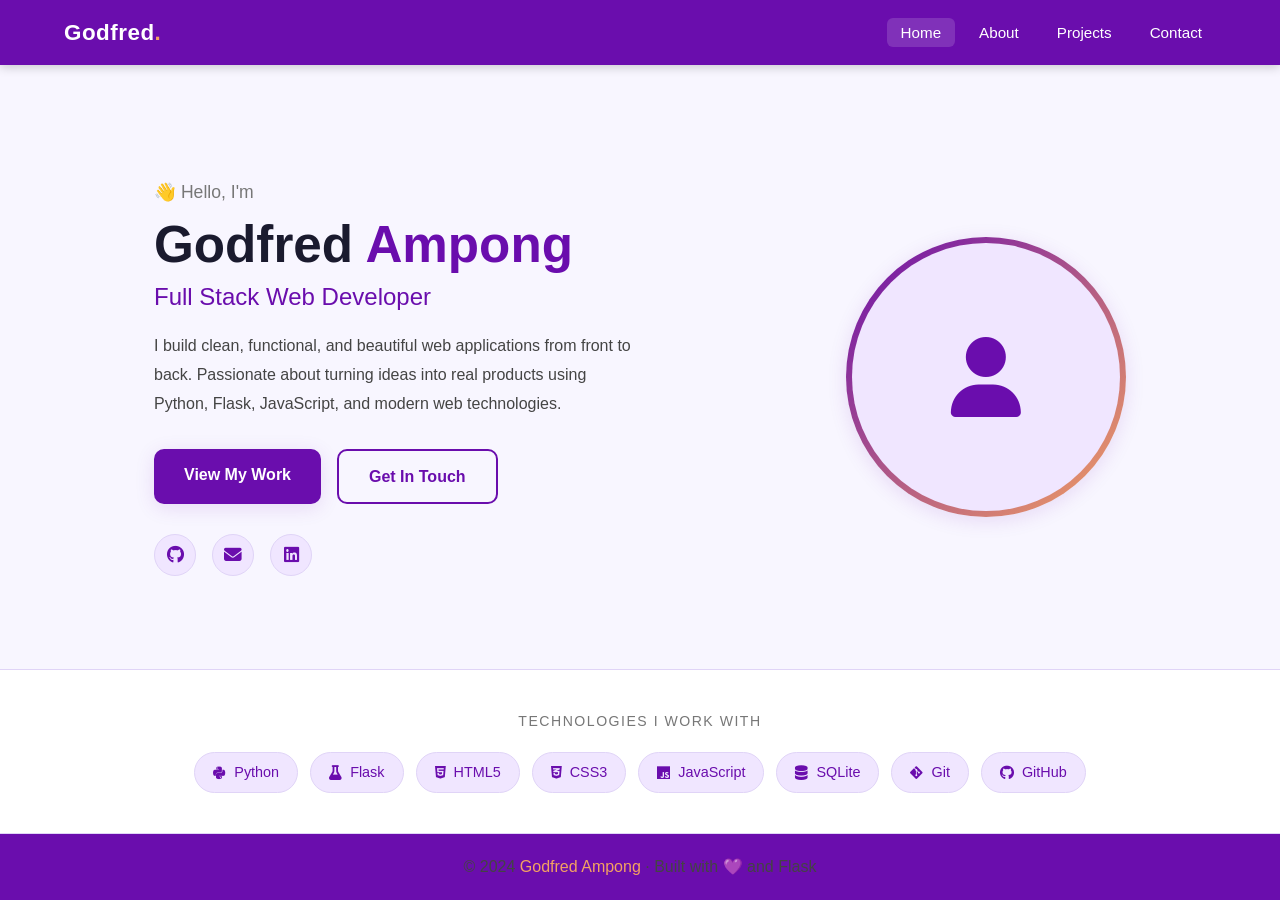
<file: index.html>
<!DOCTYPE html>
<html lang="en">
<head>
  <meta charset="UTF-8" />
  <meta name="viewport" content="width=device-width, initial-scale=1.0"/>
  <title>Godfred Ampong | Full Stack Web Developer</title>
  <link rel="stylesheet" href="css/style.css"/>
  <link rel="stylesheet" href="css/home.css"/>
  <!-- Font Awesome for icons (free CDN) -->
  <link rel="stylesheet" href="https://cdnjs.cloudflare.com/ajax/libs/font-awesome/6.5.0/css/all.min.css"/>
</head>
<body>

  <!-- ── NAVBAR ───────────────────────────────────────────── -->
  <nav class="navbar">
    <a href="index.html" class="navbar-logo">
      Godfred<span>.</span>
    </a>
    <button class="hamburger" id="hamburger-btn">&#9776;</button>
    <ul class="nav-links" id="nav-links">
      <li><a href="index.html">Home</a></li>
      <li><a href="about.html">About</a></li>
      <li><a href="projects.html">Projects</a></li>
      <li><a href="contact.html">Contact</a></li>
    </ul>
  </nav>
  <!-- ── END NAVBAR ───────────────────────────────────────── -->


  <!-- ── HERO SECTION ─────────────────────────────────────── -->
  <section class="hero fade-in">
    <div class="hero-text">

      <p class="hero-greeting">👋 Hello, I'm</p>
      <h1>Godfred <span class="text-purple">Ampong</span></h1>
      <h2 class="hero-title">Full Stack Web Developer</h2>
      <p class="hero-bio">
        I build clean, functional, and beautiful web applications
        from front to back. Passionate about turning ideas into
        real products using Python, Flask, JavaScript, and modern
        web technologies.
      </p>

      <!-- Two CTA buttons -->
      <div class="hero-buttons">
        <a href="projects.html" class="btn-primary">View My Work</a>
        <a href="contact.html" class="btn-outline">Get In Touch</a>
      </div>

      <!-- Social links -->
      <div class="hero-socials">
        <a href="https://github.com/AmpongGodfred" target="_blank" title="GitHub">
            <i class="fab fa-github"></i>
        </a>
        <a href="mailto:amponggdfrd@gmail.com" title="Email">
            <i class="fas fa-envelope"></i>
        </a>
        <a href="https://linkedin.com/in/godfred-ampong" target="_blank" title="LinkedIn">
            <i class="fab fa-linkedin"></i>
        </a>
      </div>

    </div>

    <!-- Right side: profile photo placeholder -->
    <div class="hero-image">
      <div class="hero-photo-wrapper">
        <!-- Replace hero.jpg with your actual photo later -->
        <div class="hero-photo-placeholder">
          <i class="fas fa-user"></i>
        </div>
      </div>
    </div>
  </section>
  <!-- ── END HERO SECTION ──────────────────────────────────── -->


  <!-- ── SKILLS SNAPSHOT ──────────────────────────────────── -->
  <section class="skills-snapshot">
    <p class="snapshot-label">Technologies I work with</p>
    <div class="skills-row">

      <div class="skill-pill">
        <i class="fab fa-python"></i> Python
      </div>
      <div class="skill-pill">
        <i class="fas fa-flask"></i> Flask
      </div>
      <div class="skill-pill">
        <i class="fab fa-html5"></i> HTML5
      </div>
      <div class="skill-pill">
        <i class="fab fa-css3-alt"></i> CSS3
      </div>
      <div class="skill-pill">
        <i class="fab fa-js"></i> JavaScript
      </div>
      <div class="skill-pill">
        <i class="fas fa-database"></i> SQLite
      </div>
      <div class="skill-pill">
        <i class="fab fa-git-alt"></i> Git
      </div>
      <div class="skill-pill">
        <i class="fab fa-github"></i> GitHub
      </div>

    </div>
  </section>
  <!-- ── END SKILLS SNAPSHOT ──────────────────────────────── -->


  <!-- ── FOOTER ───────────────────────────────────────────── -->
  <footer class="footer">
    <p>© 2024 <span>Godfred Ampong</span> · Built with 💜 and Flask</p>
  </footer>
  <!-- ── END FOOTER ───────────────────────────────────────── -->

  <script src="js/script.js"></script>
</body>
</html>
</file>
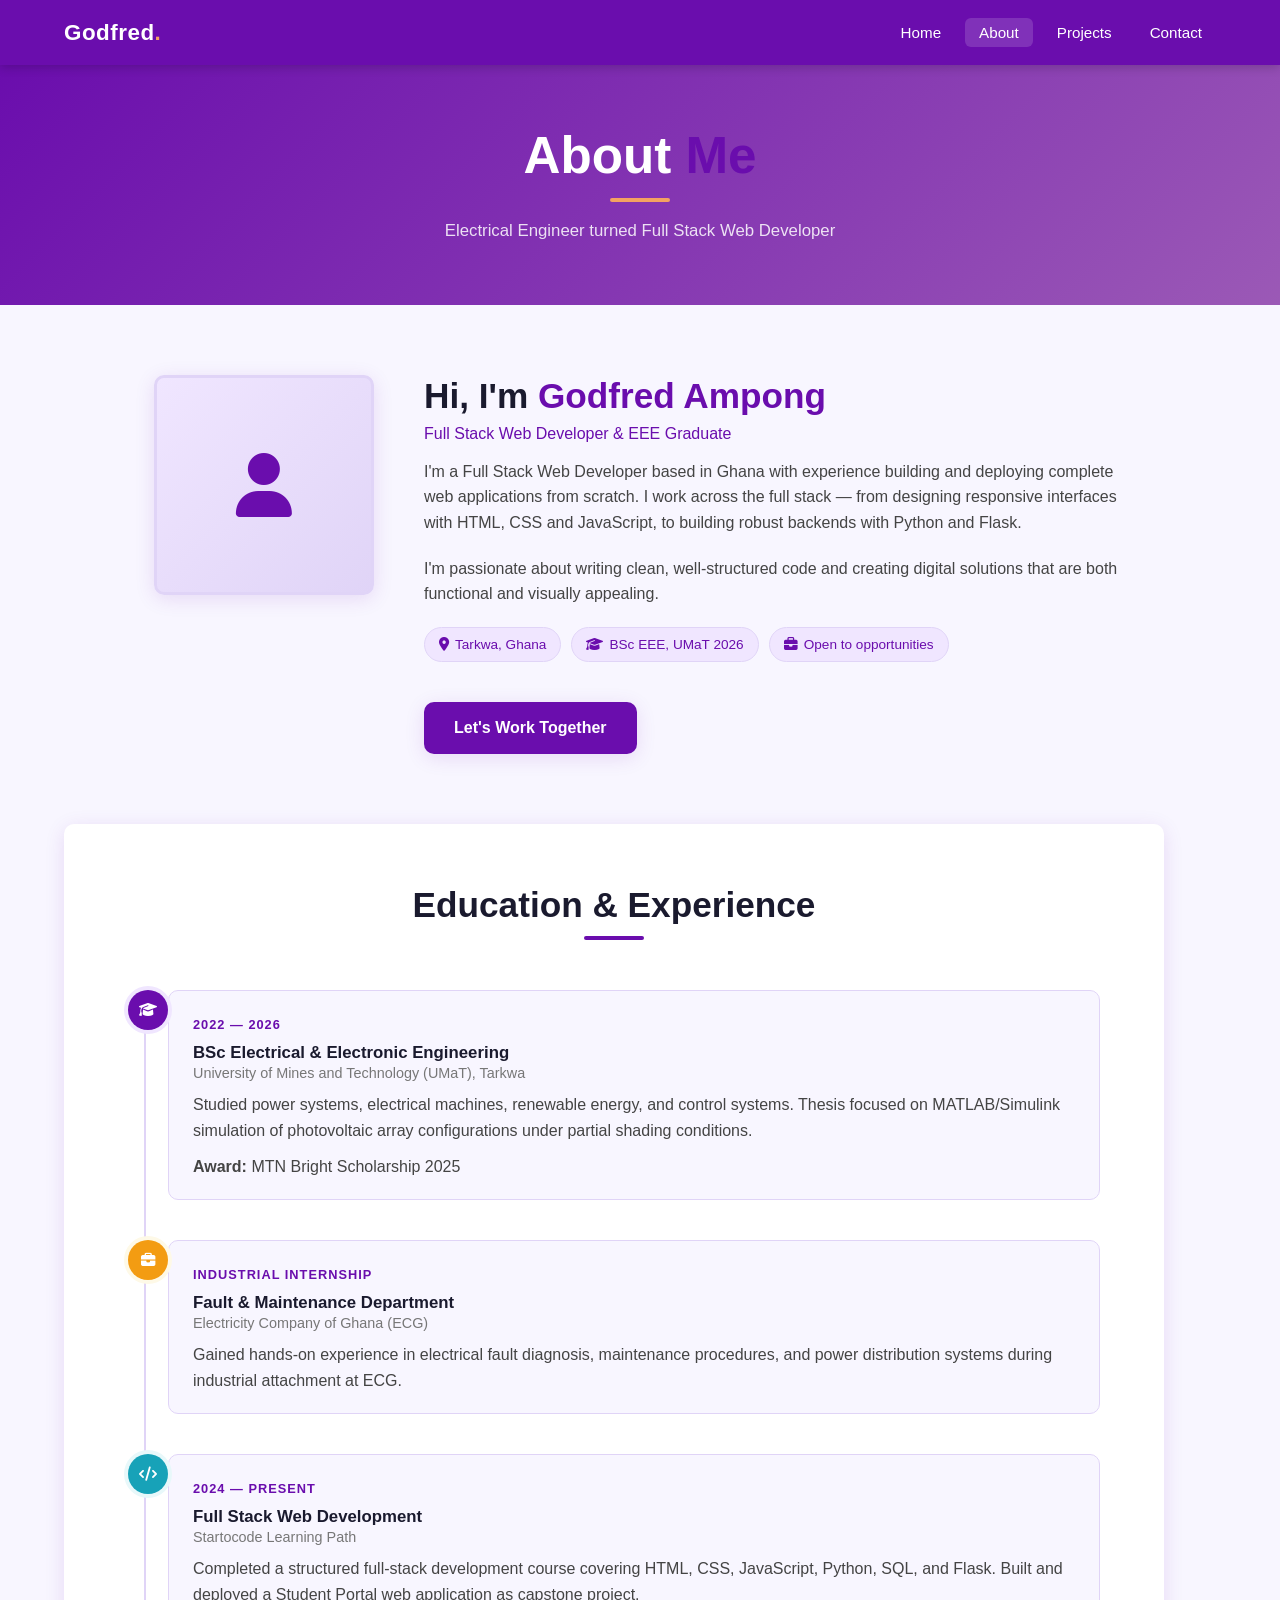
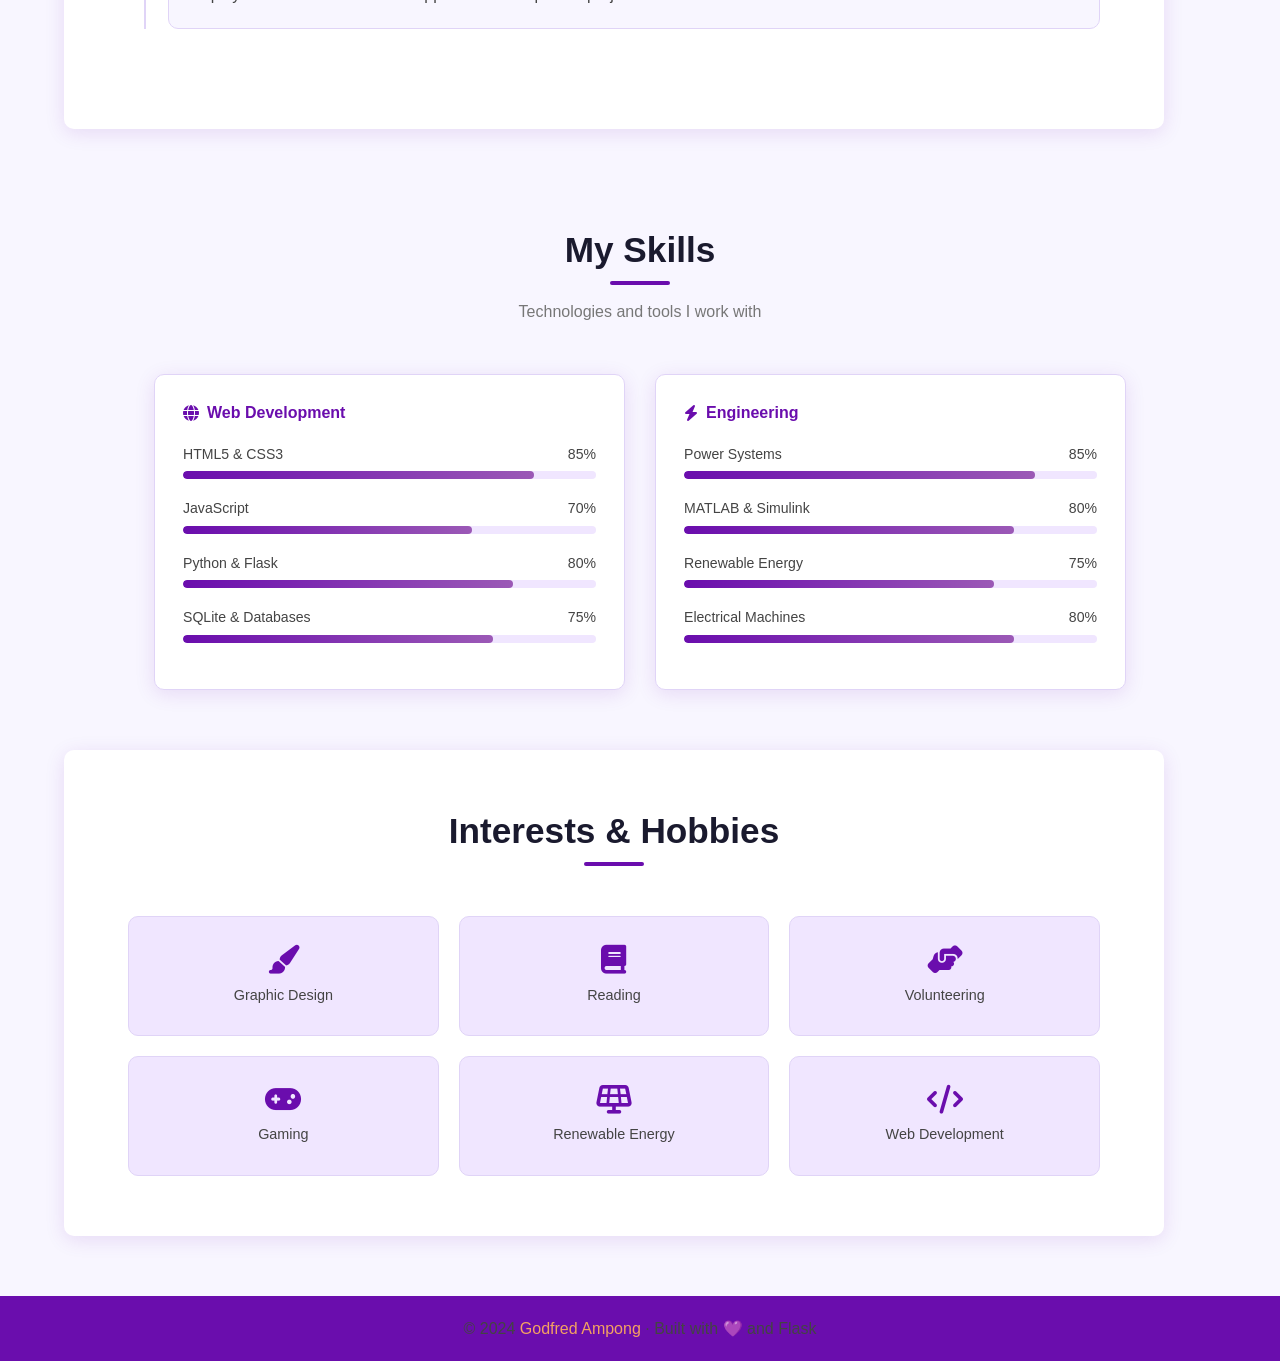
<file: about.html>
<!DOCTYPE html>
<html lang="en">
<head>
  <meta charset="UTF-8" />
  <meta name="viewport" content="width=device-width, initial-scale=1.0"/>
  <title>About — Godfred Ampong</title>
  <link rel="stylesheet" href="css/style.css"/>
  <link rel="stylesheet" href="css/about.css"/>
  <link rel="stylesheet" href="https://cdnjs.cloudflare.com/ajax/libs/font-awesome/6.5.0/css/all.min.css"/>
</head>
<body>

  <!-- ── NAVBAR ───────────────────────────────────────────── -->
  <nav class="navbar">
    <a href="index.html" class="navbar-logo">Godfred<span>.</span></a>
    <button class="hamburger" id="hamburger-btn">&#9776;</button>
    <ul class="nav-links" id="nav-links">
      <li><a href="index.html">Home</a></li>
      <li><a href="about.html">About</a></li>
      <li><a href="projects.html">Projects</a></li>
      <li><a href="contact.html">Contact</a></li>
    </ul>
  </nav>

  <!-- ── PAGE HERO ────────────────────────────────────────── -->
  <section class="page-hero fade-in">
    <h1>About <span class="text-purple">Me</span></h1>
    <div class="underline"></div>
    <p>Electrical Engineer turned Full Stack Web Developer</p>
  </section>

  <main class="about-main fade-in">

    <!-- ── BIO SECTION ──────────────────────────────────────── -->
    <section class="about-bio container">
      <div class="bio-image">
        <div class="bio-photo-placeholder">
          <i class="fas fa-user"></i>
        </div>
      </div>
      <div class="bio-text">
        <h2>Hi, I'm <span class="text-purple">Godfred Ampong</span></h2>
        <h3 class="bio-role">Full Stack Web Developer & EEE Graduate</h3>
        <p>
            I'm a Full Stack Web Developer based in Ghana with experience
            building and deploying complete web applications from scratch.
            I work across the full stack — from designing responsive
            interfaces with HTML, CSS and JavaScript, to building robust
            backends with Python and Flask.
        </p>
        <p class="mt-2">
            I'm passionate about writing clean, well-structured code and
            creating digital solutions that are both functional and
            visually appealing.
        </p>

        <!-- Quick info pills -->
        <div class="bio-pills">
          <span><i class="fas fa-map-marker-alt"></i> Tarkwa, Ghana</span>
          <span><i class="fas fa-graduation-cap"></i> BSc EEE, UMaT 2026</span>
          <span><i class="fas fa-briefcase"></i> Open to opportunities</span>
        </div>

        <a href="contact.html" class="btn-primary mt-3">Let's Work Together</a>
      </div>
    </section>

    <!-- ── EDUCATION SECTION ─────────────────────────────────── -->
    <section class="timeline-section container">
      <div class="section-header">
        <h2>Education & Experience</h2>
        <div class="underline"></div>
      </div>

      <div class="timeline">

        <!-- Education item 1 -->
        <div class="timeline-item">
          <div class="timeline-icon">
            <i class="fas fa-graduation-cap"></i>
          </div>
          <div class="timeline-content">
            <span class="timeline-date">2022 — 2026</span>
            <h3>BSc Electrical & Electronic Engineering</h3>
            <h4>University of Mines and Technology (UMaT), Tarkwa</h4>
            <p>
              Studied power systems, electrical machines, renewable energy,
              and control systems. Thesis focused on MATLAB/Simulink simulation
              of photovoltaic array configurations under partial shading conditions.
            </p>
            <p class="mt-1">
              <strong>Award:</strong> MTN Bright Scholarship 2025
            </p>
          </div>
        </div>

        <!-- Experience item -->
        <div class="timeline-item">
          <div class="timeline-icon experience">
            <i class="fas fa-briefcase"></i>
          </div>
          <div class="timeline-content">
            <span class="timeline-date">Industrial Internship</span>
            <h3>Fault & Maintenance Department</h3>
            <h4>Electricity Company of Ghana (ECG)</h4>
            <p>
              Gained hands-on experience in electrical fault diagnosis,
              maintenance procedures, and power distribution systems
              during industrial attachment at ECG.
            </p>
          </div>
        </div>

        <!-- Web Development item -->
        <div class="timeline-item">
          <div class="timeline-icon web">
            <i class="fas fa-code"></i>
          </div>
          <div class="timeline-content">
            <span class="timeline-date">2024 — Present</span>
            <h3>Full Stack Web Development</h3>
            <h4>Startocode Learning Path</h4>
            <p>
              Completed a structured full-stack development course covering
              HTML, CSS, JavaScript, Python, SQL, and Flask. Built and deployed
              a Student Portal web application as capstone project.
            </p>
          </div>
        </div>

      </div>
    </section>

    <!-- ── SKILLS SECTION ────────────────────────────────────── -->
    <section class="skills-section container">
      <div class="section-header">
        <h2>My Skills</h2>
        <div class="underline"></div>
        <p>Technologies and tools I work with</p>
      </div>

      <div class="skills-grid">

        <!-- Web Development skills -->
        <div class="skill-category">
          <h3><i class="fas fa-globe"></i> Web Development</h3>
          <div class="skill-bars">

            <div class="skill-bar-item">
              <div class="skill-bar-label">
                <span>HTML5 & CSS3</span>
                <span>85%</span>
              </div>
              <div class="skill-bar-track">
                <div class="skill-bar-fill" data-width="85"></div>
              </div>
            </div>

            <div class="skill-bar-item">
              <div class="skill-bar-label">
                <span>JavaScript</span>
                <span>70%</span>
              </div>
              <div class="skill-bar-track">
                <div class="skill-bar-fill" data-width="70"></div>
              </div>
            </div>

            <div class="skill-bar-item">
              <div class="skill-bar-label">
                <span>Python & Flask</span>
                <span>80%</span>
              </div>
              <div class="skill-bar-track">
                <div class="skill-bar-fill" data-width="80"></div>
              </div>
            </div>

            <div class="skill-bar-item">
              <div class="skill-bar-label">
                <span>SQLite & Databases</span>
                <span>75%</span>
              </div>
              <div class="skill-bar-track">
                <div class="skill-bar-fill" data-width="75"></div>
              </div>
            </div>

          </div>
        </div>

        <!-- Engineering skills -->
        <div class="skill-category">
          <h3><i class="fas fa-bolt"></i> Engineering</h3>
          <div class="skill-bars">

            <div class="skill-bar-item">
              <div class="skill-bar-label">
                <span>Power Systems</span>
                <span>85%</span>
              </div>
              <div class="skill-bar-track">
                <div class="skill-bar-fill" data-width="85"></div>
              </div>
            </div>

            <div class="skill-bar-item">
              <div class="skill-bar-label">
                <span>MATLAB & Simulink</span>
                <span>80%</span>
              </div>
              <div class="skill-bar-track">
                <div class="skill-bar-fill" data-width="80"></div>
              </div>
            </div>

            <div class="skill-bar-item">
              <div class="skill-bar-label">
                <span>Renewable Energy</span>
                <span>75%</span>
              </div>
              <div class="skill-bar-track">
                <div class="skill-bar-fill" data-width="75"></div>
              </div>
            </div>

            <div class="skill-bar-item">
              <div class="skill-bar-label">
                <span>Electrical Machines</span>
                <span>80%</span>
              </div>
              <div class="skill-bar-track">
                <div class="skill-bar-fill" data-width="80"></div>
              </div>
            </div>

          </div>
        </div>

      </div>
    </section>

    <!-- ── INTERESTS SECTION ─────────────────────────────────── -->
    <section class="interests-section container">
      <div class="section-header">
        <h2>Interests & Hobbies</h2>
        <div class="underline"></div>
      </div>

      <div class="interests-grid">
        <div class="interest-card">
          <i class="fas fa-paint-brush"></i>
          <p>Graphic Design</p>
        </div>
        <div class="interest-card">
          <i class="fas fa-book"></i>
          <p>Reading</p>
        </div>
        <div class="interest-card">
          <i class="fas fa-hands-helping"></i>
          <p>Volunteering</p>
        </div>
        <div class="interest-card">
          <i class="fas fa-gamepad"></i>
          <p>Gaming</p>
        </div>
        <div class="interest-card">
          <i class="fas fa-solar-panel"></i>
          <p>Renewable Energy</p>
        </div>
        <div class="interest-card">
          <i class="fas fa-code"></i>
          <p>Web Development</p>
        </div>
      </div>
    </section>

  </main>

  <!-- ── FOOTER ───────────────────────────────────────────── -->
  <footer class="footer">
    <p>© 2024 <span>Godfred Ampong</span> · Built with 💜 and Flask</p>
  </footer>

  <script src="js/script.js"></script>
  <script src="js/about.js"></script>
</body>
</html>
</file>
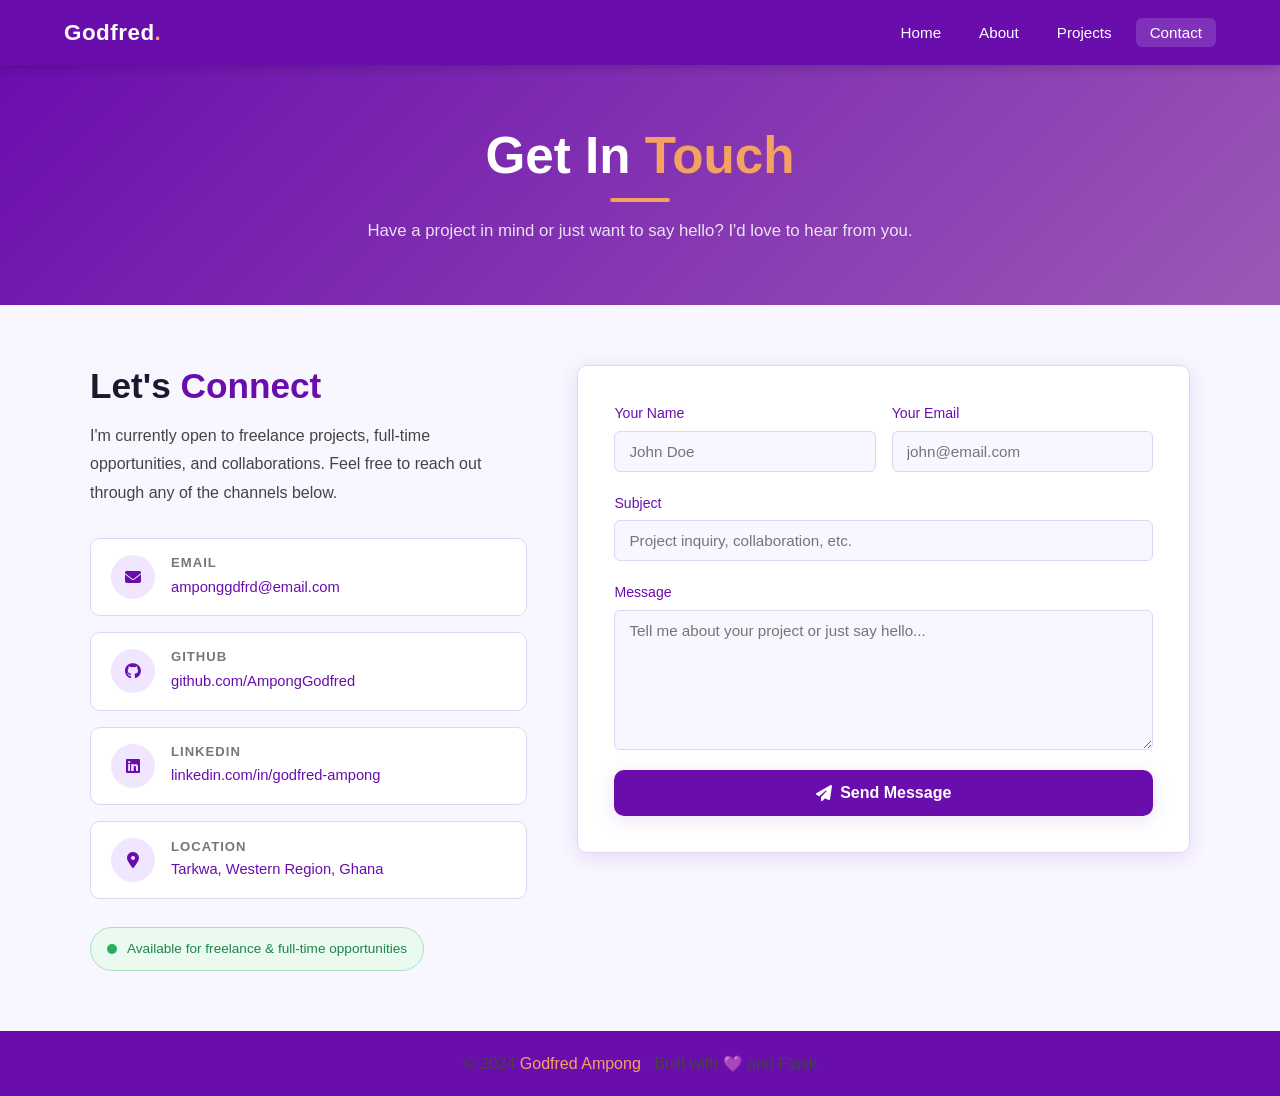
<file: contact.html>
<!DOCTYPE html>
<html lang="en">
<head>
  <meta charset="UTF-8" />
  <meta name="viewport" content="width=device-width, initial-scale=1.0"/>
  <title>Contact — Godfred Ampong</title>
  <link rel="stylesheet" href="css/style.css"/>
  <link rel="stylesheet" href="css/contact.css"/>
  <link rel="stylesheet" href="https://cdnjs.cloudflare.com/ajax/libs/font-awesome/6.5.0/css/all.min.css"/>
</head>
<body>

  <!-- ── NAVBAR ───────────────────────────────────────────── -->
  <nav class="navbar">
    <a href="index.html" class="navbar-logo">Godfred<span>.</span></a>
    <button class="hamburger" id="hamburger-btn">&#9776;</button>
    <ul class="nav-links" id="nav-links">
      <li><a href="index.html">Home</a></li>
      <li><a href="about.html">About</a></li>
      <li><a href="projects.html">Projects</a></li>
      <li><a href="contact.html">Contact</a></li>
    </ul>
  </nav>

  <!-- ── PAGE HERO ────────────────────────────────────────── -->
  <section class="page-hero fade-in">
    <h1>Get In <span style="color: var(--accent)">Touch</span></h1>
    <div class="underline"></div>
    <p>Have a project in mind or just want to say hello? I'd love to hear from you.</p>
  </section>

  <!-- ── CONTACT MAIN ──────────────────────────────────────── -->
  <main class="contact-main fade-in">
    <div class="container contact-grid">

      <!-- ── LEFT: Contact Info ─────────────────────────────── -->
      <div class="contact-info">

        <h2>Let's <span class="text-purple">Connect</span></h2>
        <p class="contact-intro">
          I'm currently open to freelance projects, full-time
          opportunities, and collaborations. Feel free to reach
          out through any of the channels below.
        </p>

        <!-- Info cards -->
        <div class="info-cards">

          <div class="info-card">
            <div class="info-icon">
              <i class="fas fa-envelope"></i>
            </div>
            <div class="info-text">
              <h4>Email</h4>
              <!-- Replace with your actual email -->
              <a href="mailto:amponggdfrd@email.com">
                amponggdfrd@email.com
              </a>
            </div>
          </div>

          <div class="info-card">
            <div class="info-icon">
              <i class="fab fa-github"></i>
            </div>
            <div class="info-text">
              <h4>GitHub</h4>
              <a href="https://github.com/AmpongGodfred" target="_blank">
                github.com/AmpongGodfred
              </a>
            </div>
          </div>

          <div class="info-card">
            <div class="info-icon">
              <i class="fab fa-linkedin"></i>
            </div>
            <div class="info-text">
              <h4>LinkedIn</h4>
              <!-- Replace with your actual LinkedIn URL -->
              <a href="https://linkedin.com/in/godfred-ampong" target="_blank">
                linkedin.com/in/godfred-ampong
              </a>
            </div>
          </div>

          <div class="info-card">
            <div class="info-icon">
              <i class="fas fa-map-marker-alt"></i>
            </div>
            <div class="info-text">
              <h4>Location</h4>
              <p>Tarkwa, Western Region, Ghana</p>
            </div>
          </div>

        </div>

        <!-- Availability badge -->
        <div class="availability">
          <span class="availability-dot"></span>
          Available for freelance & full-time opportunities
        </div>

      </div>
      <!-- ── END LEFT ────────────────────────────────────────── -->


      <!-- ── RIGHT: Contact Form ────────────────────────────── -->
      <div class="contact-form-wrapper">

        <!-- Success message (hidden by default, shown by JS) -->
        <div class="form-success" id="form-success">
          <i class="fas fa-check-circle"></i>
          <h3>Message Sent!</h3>
          <p>Thanks for reaching out. I'll get back to you soon.</p>
        </div>

        <form class="contact-form" id="contact-form"
            action="https://formspree.io/f/mvzjdrlo"
            method="POST">

          <div class="form-row">
            <div class="form-group">
              <label for="name">Your Name</label>
              <input type="text" id="name" name="name"
                     placeholder="John Doe" required/>
            </div>
            <div class="form-group">
              <label for="email">Your Email</label>
              <input type="email" id="email" name="email"
                     placeholder="john@email.com" required/>
            </div>
          </div>

          <div class="form-group">
            <label for="subject">Subject</label>
            <input type="text" id="subject" name="subject"
                   placeholder="Project inquiry, collaboration, etc."
                   required/>
          </div>

          <div class="form-group">
            <label for="message">Message</label>
            <textarea id="message" name="message" rows="6"
                      placeholder="Tell me about your project or just say hello..."
                      required></textarea>
          </div>

          <button type="submit" class="btn-primary btn-full">
            <i class="fas fa-paper-plane"></i> Send Message
          </button>

        </form>
      </div>
      <!-- ── END RIGHT ───────────────────────────────────────── -->

    </div>
  </main>

  <!-- ── FOOTER ───────────────────────────────────────────── -->
  <footer class="footer">
    <p>© 2024 <span>Godfred Ampong</span> · Built with 💜 and Flask</p>
  </footer>

  <script src="js/script.js"></script>
  <script src="js/contact.js"></script>
</body>
</html>
</file>
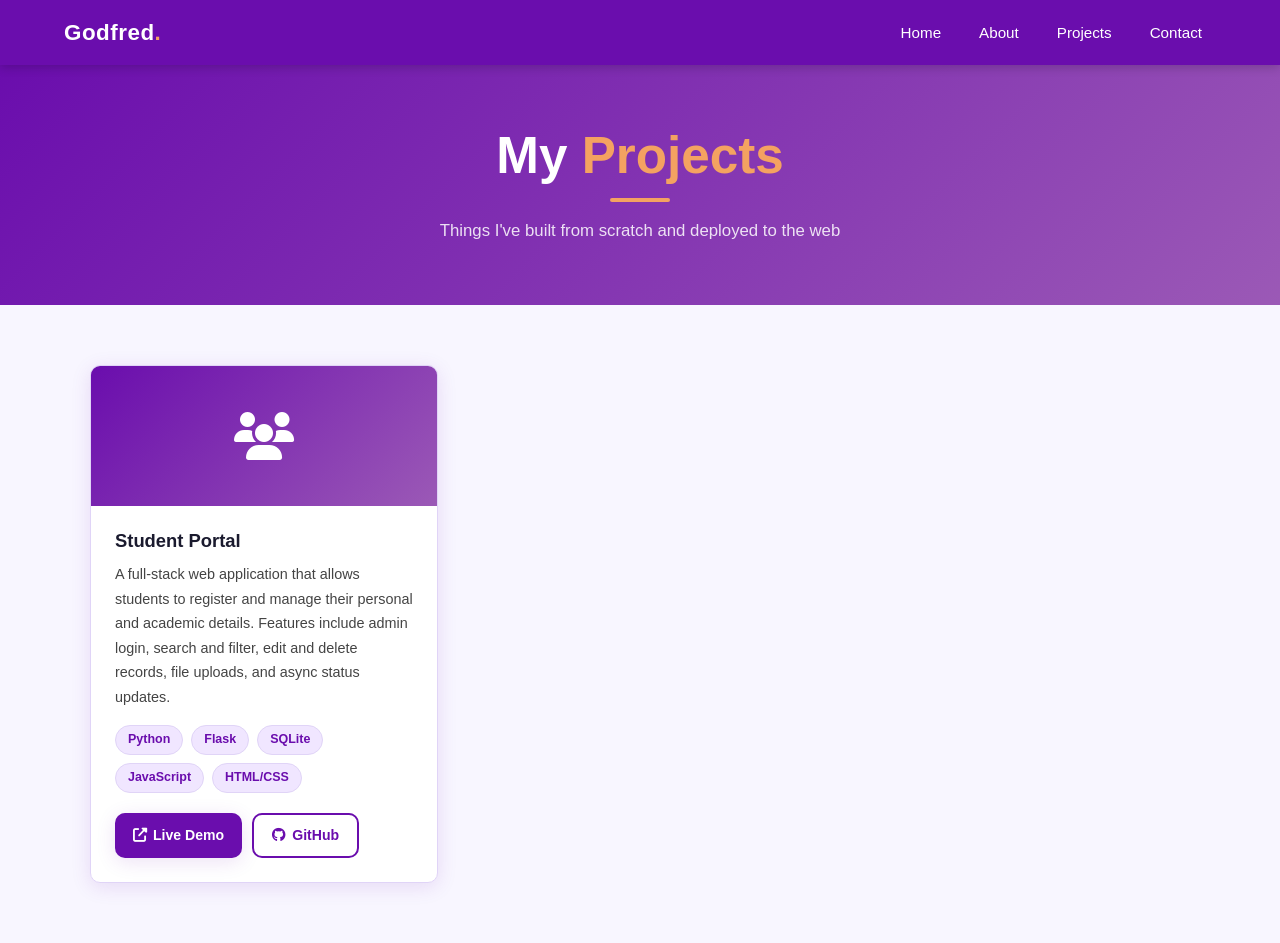
<file: projects.html>
<!DOCTYPE html>
<html lang="en">
<head>
  <meta charset="UTF-8" />
  <meta name="viewport" content="width=device-width, initial-scale=1.0"/>
  <title>Projects — Godfred Ampong</title>
  <link rel="stylesheet" href="css/style.css"/>
  <link rel="stylesheet" href="css/projects.css"/>
  <link rel="stylesheet" href="https://cdnjs.cloudflare.com/ajax/libs/font-awesome/6.5.0/css/all.min.css"/>
</head>
<body>

  <!-- ── NAVBAR ───────────────────────────────────────────── -->
  <nav class="navbar">
    <a href="index.html" class="navbar-logo">Godfred<span>.</span></a>
    <button class="hamburger" id="hamburger-btn">&#9776;</button>
    <ul class="nav-links" id="nav-links">
      <li><a href="index.html">Home</a></li>
      <li><a href="about.html">About</a></li>
      <li><a href="projects.html">Projects</a></li>
      <li><a href="contact.html">Contact</a></li>
    </ul>
  </nav>

  <!-- ── PAGE HERO ────────────────────────────────────────── -->
  <section class="page-hero fade-in">
    <h1>My <span style="color: var(--accent)">Projects</span></h1>
    <div class="underline"></div>
    <p>Things I've built from scratch and deployed to the web</p>
  </section>

  <!-- ── PROJECTS GRID ─────────────────────────────────────── -->
  <main class="projects-main fade-in">
    <div class="container projects-grid">

      <!-- ── PROJECT CARD 1: Student Portal ─────────────────── -->
      <div class="project-card">

        <!-- Project preview banner -->
        <div class="project-banner banner-purple">
          <i class="fas fa-users"></i>
        </div>

        <div class="project-body">
          <h3 class="project-title">Student Portal</h3>
          <p class="project-desc">
            A full-stack web application that allows students to register
            and manage their personal and academic details. Features include
            admin login, search and filter, edit and delete records,
            file uploads, and async status updates.
          </p>

          <!-- Tech stack tags -->
          <div class="project-tags">
            <span>Python</span>
            <span>Flask</span>
            <span>SQLite</span>
            <span>JavaScript</span>
            <span>HTML/CSS</span>
          </div>

          <!-- Action buttons -->
          <div class="project-actions">
            <a href="https://student-portal-ypd7.onrender.com"
               target="_blank" class="btn-primary">
              <i class="fas fa-external-link-alt"></i> Live Demo
            </a>
            <a href="https://github.com/AmpongGodfred/student-portal"
               target="_blank" class="btn-outline">
              <i class="fab fa-github"></i> GitHub
            </a>
          </div>
        </div>

      </div>
      <!-- ── END PROJECT CARD 1 ──────────────────────────────── -->


      <!-- ── PROJECT CARD 2: E-Millenial Store ──────────────── -->
</file>
<file: css/style.css>
/* ============================================================
   style.css — Godfred Ampong | Portfolio
   Organised by: Variables → Reset → Typography → 
                 Navbar → Buttons → Footer → Utilities
   ============================================================ */


/* ── CSS VARIABLES (change these to retheme the whole site) ── */
:root {
  --primary:       #6a0dad;   /* main purple */
  --primary-dark:  #550a9e;   /* darker purple for hovers */
  --primary-light: #f0e6ff;   /* very light purple for backgrounds */
  --accent:        #f4a261;   /* orange accent (logo highlight) */
  --text-dark:     #1a1a2e;   /* near black for headings */
  --text-mid:      #444444;   /* mid grey for body text */
  --text-light:    #777777;   /* light grey for subtitles */
  --white:         #ffffff;
  --bg-light:      #f8f6ff;   /* page background */
  --border:        #e0d4f7;   /* light purple border */
  --shadow:        0 4px 20px rgba(106, 13, 173, 0.12);
  --radius:        10px;      /* border radius used everywhere */
  --transition:    all 0.3s ease;
  --font-main:     'Segoe UI', Tahoma, Geneva, Verdana, sans-serif;
  --max-width:     1100px;    /* max content width */
}


/* ── RESET & BASE ─────────────────────────────────────────── */
*, *::before, *::after {
  margin: 0;
  padding: 0;
  box-sizing: border-box;
}

html {
  scroll-behavior: smooth;  /* smooth scrolling when clicking anchor links */
}

body {
  font-family: var(--font-main);
  background-color: var(--bg-light);
  color: var(--text-mid);
  line-height: 1.6;
  min-height: 100vh;
  display: flex;
  flex-direction: column;
}

a {
  text-decoration: none;
  color: inherit;
}

ul {
  list-style: none;
}

img {
  max-width: 100%;
  display: block;
}


/* ── TYPOGRAPHY ───────────────────────────────────────────── */
h1, h2, h3, h4 {
  color: var(--text-dark);
  line-height: 1.2;
}

h1 { font-size: clamp(2rem, 5vw, 3.2rem); }
/* clamp(min, preferred, max) — font scales with screen size */

h2 { font-size: clamp(1.5rem, 3vw, 2.2rem); }
h3 { font-size: 1.2rem; }

p  { font-size: 1rem; color: var(--text-mid); }


/* ── SECTION LAYOUT ───────────────────────────────────────── */
.section {
  padding: 80px 5%;
  flex: 1;
}

.section-header {
  text-align: center;
  margin-bottom: 50px;
}

.section-header h2 {
  color: var(--text-dark);
  margin-bottom: 10px;
}

/* Decorative purple line under section titles */
.section-header .underline {
  width: 60px;
  height: 4px;
  background: var(--primary);
  margin: 0 auto 14px;
  border-radius: 2px;
}

.section-header p {
  color: var(--text-light);
  max-width: 500px;
  margin: 0 auto;
}

/* Centres content and limits max width */
.container {
  max-width: var(--max-width);
  margin: 0 auto;
  width: 100%;
}


/* ── NAVBAR ───────────────────────────────────────────────── */
.navbar {
  background-color: var(--primary);
  display: flex;
  justify-content: space-between;
  align-items: center;
  padding: 0 5%;
  height: 65px;
  position: sticky;    /* stays at top when you scroll */
  top: 0;
  z-index: 1000;       /* always on top of other elements */
  box-shadow: 0 2px 10px rgba(0,0,0,0.2);
}

.navbar-logo {
  font-size: 1.4rem;
  font-weight: 700;
  color: var(--white);
  letter-spacing: 0.5px;
}

.navbar-logo span {
  color: var(--accent);  /* orange highlight on logo */
}

.nav-links {
  display: flex;
  align-items: center;
  gap: 10px;
}

.nav-links a {
  color: var(--white);
  font-size: 0.95rem;
  padding: 6px 14px;
  border-radius: 6px;
  transition: var(--transition);
}

.nav-links a:hover,
.nav-links a.active {
  background-color: rgba(255,255,255,0.15);
}

/* Hamburger — hidden on desktop */
.hamburger {
  display: none;
  background: none;
  border: none;
  color: var(--white);
  font-size: 1.6rem;
  cursor: pointer;
}


/* ── BUTTONS ──────────────────────────────────────────────── */
.btn-primary {
  display: inline-block;
  background-color: var(--primary);
  color: var(--white);
  padding: 13px 30px;
  border-radius: var(--radius);
  font-size: 1rem;
  font-weight: 600;
  border: none;
  cursor: pointer;
  transition: var(--transition);
  box-shadow: var(--shadow);
}

.btn-primary:hover {
  background-color: var(--primary-dark);
  transform: translateY(-2px);   /* lifts button up slightly on hover */
  box-shadow: 0 6px 25px rgba(106, 13, 173, 0.25);
}

.btn-outline {
  display: inline-block;
  background-color: transparent;
  color: var(--primary);
  padding: 13px 30px;
  border-radius: var(--radius);
  font-size: 1rem;
  font-weight: 600;
  border: 2px solid var(--primary);
  cursor: pointer;
  transition: var(--transition);
}

.btn-outline:hover {
  background-color: var(--primary);
  color: var(--white);
  transform: translateY(-2px);
}


/* ── FOOTER ───────────────────────────────────────────────── */
.footer {
  background-color: var(--primary);
  color: rgba(255, 255, 255, 0.9);  /* brighter white text */
  text-align: center;
  padding: 20px 5%;
  font-size: 0.88rem;
}

.footer span {
  color: var(--accent);
}


/* ── UTILITY CLASSES ──────────────────────────────────────── */
.text-purple { color: var(--primary); }
.text-center { text-align: center; }
.mt-1 { margin-top: 10px; }
.mt-2 { margin-top: 20px; }
.mt-3 { margin-top: 30px; }


/* ── PAGE FADE-IN ANIMATION ───────────────────────────────── */
/* Every page fades in smoothly when it loads */
@keyframes fadeInUp {
  from {
    opacity: 0;
    transform: translateY(20px);
  }
  to {
    opacity: 1;
    transform: translateY(0);
  }
}

.fade-in {
  animation: fadeInUp 0.6s ease forwards;
}


/* ── MOBILE RESPONSIVE ────────────────────────────────────── */
@media (max-width: 768px) {
  .navbar {
    flex-wrap: wrap;
    height: auto;
    padding: 12px 5%;
  }

  .hamburger {
    display: block;
  }

  .nav-links {
    display: none;
    flex-direction: column;
    width: 100%;
    gap: 0;
    padding: 10px 0;
    align-items: flex-start;
  }

  .nav-links.open {
    display: flex;
  }

  .nav-links li {
    width: 100%;
    border-top: 1px solid rgba(255,255,255,0.15);
  }

  .nav-links a {
    display: block;
    padding: 12px 8px;
    width: 100%;
    border-radius: 0;
  }

  .section {
    padding: 60px 5%;
  }
}
</file>
<file: css/home.css>
/* home.css — styles specific to the home page only */


/* ── HERO SECTION ─────────────────────────────────────────── */
.hero {
  display: flex;
  align-items: center;
  justify-content: space-between;
  padding: 60px 5% 40px;
  gap: 40px;
  flex: 1;
  max-width: var(--max-width);
  margin: 0 auto;
  width: 100%;
}

.hero-greeting {
  font-size: 1.1rem;
  color: var(--text-light);
  margin-bottom: 8px;
}

.hero h1 {
  margin-bottom: 8px;
}

.hero-title {
  font-size: clamp(1.1rem, 2.5vw, 1.5rem);
  color: var(--primary);
  font-weight: 500;
  margin-bottom: 20px;
}

.hero-bio {
  font-size: 1rem;
  color: var(--text-mid);
  max-width: 480px;
  line-height: 1.8;
  margin-bottom: 30px;
}

/* Two buttons side by side */
.hero-buttons {
  display: flex;
  gap: 16px;
  flex-wrap: wrap;
  margin-bottom: 30px;
}

/* Social icons row */
.hero-socials {
  display: flex;
  gap: 16px;
}

.hero-socials a {
  width: 42px;
  height: 42px;
  border-radius: 50%;
  background-color: var(--primary-light);
  color: var(--primary);
  display: flex;
  align-items: center;
  justify-content: center;
  font-size: 1.1rem;
  transition: var(--transition);
  border: 1px solid var(--border);
}

.hero-socials a:hover {
  background-color: var(--primary);
  color: var(--white);
  transform: translateY(-3px);
}

/* Right side photo */
.hero-image {
  flex-shrink: 0;
}

.hero-photo-wrapper {
  width: 280px;
  height: 280px;
  border-radius: 50%;
  padding: 6px;
  background: linear-gradient(135deg, var(--primary), var(--accent));
  /* gradient ring around the photo */
  box-shadow: var(--shadow);
}

.hero-photo-placeholder {
  width: 100%;
  height: 100%;
  border-radius: 50%;
  background-color: var(--primary-light);
  display: flex;
  align-items: center;
  justify-content: center;
  font-size: 5rem;
  color: var(--primary);
}

/* When you add a real photo replace the placeholder div with:
   <img src="images/profile.jpg" alt="Godfred Ampong"
        style="width:100%;height:100%;border-radius:50%;object-fit:cover;"/> */


/* ── SKILLS SNAPSHOT ──────────────────────────────────────── */
.skills-snapshot {
  background-color: var(--white);
  padding: 40px 5%;
  text-align: center;
  border-top: 1px solid var(--border);
  border-bottom: 1px solid var(--border);
}

.snapshot-label {
  font-size: 0.88rem;
  color: var(--text-light);
  text-transform: uppercase;
  letter-spacing: 1.5px;
  margin-bottom: 20px;
}

.skills-row {
  display: flex;
  flex-wrap: wrap;
  justify-content: center;
  gap: 12px;
  max-width: var(--max-width);
  margin: 0 auto;
}

.skill-pill {
  display: flex;
  align-items: center;
  gap: 8px;
  background-color: var(--primary-light);
  color: var(--primary);
  padding: 8px 18px;
  border-radius: 30px;
  font-size: 0.9rem;
  font-weight: 500;
  border: 1px solid var(--border);
  transition: var(--transition);
}

.skill-pill:hover {
  background-color: var(--primary);
  color: var(--white);
  transform: translateY(-2px);
}


/* ── MOBILE ───────────────────────────────────────────────── */
@media (max-width: 768px) {
  .hero {
    flex-direction: column;
    text-align: center;
    padding: 50px 5%;
  }

  .hero-bio {
    margin: 0 auto 30px;
  }

  .hero-buttons {
    justify-content: center;
  }

  .hero-socials {
    justify-content: center;
  }

  .hero-photo-wrapper {
    width: 200px;
    height: 200px;
  }
}
</file>
<file: css/about.css>
/* about.css — styles specific to the About page */


/* ── PAGE HERO ────────────────────────────────────────────── */
.page-hero {
  background: linear-gradient(135deg, var(--primary) 0%, #9b59b6 100%);
  color: var(--white);
  text-align: center;
  padding: 60px 5%;
}

.page-hero h1 {
  color: var(--white);
  margin-bottom: 12px;
}

.page-hero .underline {
  width: 60px;
  height: 4px;
  background: var(--accent);
  margin: 0 auto 16px;
  border-radius: 2px;
}

.page-hero p {
  color: rgba(255,255,255,0.85);
  font-size: 1.05rem;
}


/* ── ABOUT MAIN ───────────────────────────────────────────── */
.about-main {
  flex: 1;
}


/* ── BIO SECTION ──────────────────────────────────────────── */
.about-bio {
  display: flex;
  gap: 50px;
  align-items: flex-start;
  padding: 70px 5%;
}

.bio-image {
  flex-shrink: 0;
}

.bio-photo-placeholder {
  width: 220px;
  height: 220px;
  border-radius: var(--radius);
  background: linear-gradient(135deg, var(--primary-light), var(--border));
  display: flex;
  align-items: center;
  justify-content: center;
  font-size: 4rem;
  color: var(--primary);
  border: 3px solid var(--border);
  box-shadow: var(--shadow);
}

.bio-role {
  color: var(--primary);
  font-weight: 500;
  margin: 6px 0 16px;
  font-size: 1rem;
}

/* Quick info pills */
.bio-pills {
  display: flex;
  flex-wrap: wrap;
  gap: 10px;
  margin-top: 20px;
  margin-bottom: 10px;
}

.bio-pills span {
  display: flex;
  align-items: center;
  gap: 6px;
  background-color: var(--primary-light);
  color: var(--primary);
  padding: 6px 14px;
  border-radius: 20px;
  font-size: 0.85rem;
  border: 1px solid var(--border);
}


/* ── TIMELINE ─────────────────────────────────────────────── */
.timeline-section {
  padding: 60px 5%;
  background-color: var(--white);
  border-radius: var(--radius);
  margin: 0 5% 40px;
  box-shadow: var(--shadow);
}

.timeline {
  position: relative;
  padding-left: 40px;
}

/* The vertical line running down the timeline */
.timeline::before {
  content: "";
  position: absolute;
  left: 16px;
  top: 0;
  bottom: 0;
  width: 2px;
  background: var(--border);
}

.timeline-item {
  position: relative;
  margin-bottom: 40px;
  display: flex;
  gap: 20px;
}

/* Circular icon on the timeline */
.timeline-icon {
  width: 40px;
  height: 40px;
  border-radius: 50%;
  background-color: var(--primary);
  color: var(--white);
  display: flex;
  align-items: center;
  justify-content: center;
  font-size: 0.9rem;
  flex-shrink: 0;
  position: absolute;
  left: -40px;
  box-shadow: 0 0 0 4px var(--primary-light);
}

.timeline-icon.experience {
  background-color: #f39c12;
  box-shadow: 0 0 0 4px #fef9e7;
}

.timeline-icon.web {
  background-color: #17a2b8;
  box-shadow: 0 0 0 4px #e8f8fa;
}

.timeline-content {
  background-color: var(--bg-light);
  border: 1px solid var(--border);
  border-radius: var(--radius);
  padding: 20px 24px;
  flex: 1;
  transition: var(--transition);
}

.timeline-content:hover {
  box-shadow: var(--shadow);
  transform: translateX(4px);
}

.timeline-date {
  font-size: 0.8rem;
  color: var(--primary);
  font-weight: 600;
  text-transform: uppercase;
  letter-spacing: 1px;
}

.timeline-content h3 {
  margin: 6px 0 2px;
  font-size: 1.05rem;
}

.timeline-content h4 {
  color: var(--text-light);
  font-size: 0.9rem;
  font-weight: 500;
  margin-bottom: 10px;
}


/* ── SKILLS SECTION ───────────────────────────────────────── */
.skills-section {
  padding: 60px 5%;
}

.skills-grid {
  display: grid;
  grid-template-columns: 1fr 1fr;
  gap: 30px;
}

.skill-category {
  background-color: var(--white);
  border-radius: var(--radius);
  padding: 28px;
  border: 1px solid var(--border);
  box-shadow: var(--shadow);
}

.skill-category h3 {
  color: var(--primary);
  margin-bottom: 20px;
  font-size: 1rem;
  display: flex;
  align-items: center;
  gap: 8px;
}

.skill-bar-item {
  margin-bottom: 18px;
}

.skill-bar-label {
  display: flex;
  justify-content: space-between;
  font-size: 0.88rem;
  color: var(--text-mid);
  margin-bottom: 6px;
}

.skill-bar-track {
  background-color: var(--primary-light);
  border-radius: 10px;
  height: 8px;
  overflow: hidden;
}

.skill-bar-fill {
  height: 100%;
  background: linear-gradient(90deg, var(--primary), #9b59b6);
  border-radius: 10px;
  width: 0%;              /* starts at 0, animated by JS */
  transition: width 1.2s ease;
}


/* ── INTERESTS SECTION ────────────────────────────────────── */
.interests-section {
  padding: 60px 5%;
  background-color: var(--white);
  border-radius: var(--radius);
  margin: 0 5% 60px;
  box-shadow: var(--shadow);
}

.interests-grid {
  display: grid;
  grid-template-columns: repeat(3, 1fr);
  gap: 20px;
}

.interest-card {
  background-color: var(--primary-light);
  border: 1px solid var(--border);
  border-radius: var(--radius);
  padding: 28px 20px;
  text-align: center;
  transition: var(--transition);
}

.interest-card:hover {
  background-color: var(--primary);
  color: var(--white);
  transform: translateY(-4px);
  box-shadow: var(--shadow);
}

.interest-card i {
  font-size: 1.8rem;
  color: var(--primary);
  margin-bottom: 10px;
  display: block;
  transition: var(--transition);
}

.interest-card:hover i {
  color: var(--white);
}

.interest-card p {
  font-size: 0.9rem;
  font-weight: 500;
  transition: var(--transition);
}

.interest-card:hover p {
  color: var(--white);
}


/* ── MOBILE ───────────────────────────────────────────────── */
@media (max-width: 768px) {
  .about-bio {
    flex-direction: column;
    align-items: center;
    text-align: center;
  }

  .bio-pills {
    justify-content: center;
  }

  .skills-grid {
    grid-template-columns: 1fr;
  }

  .interests-grid {
    grid-template-columns: repeat(2, 1fr);
  }

  .timeline-section,
  .interests-section {
    margin: 0 0 30px;
    border-radius: 0;
  }
}
</file>
<file: css/contact.css>
/* contact.css — styles specific to the Contact page */


/* ── PAGE HERO ────────────────────────────────────────────── */
.page-hero {
  background: linear-gradient(135deg, var(--primary) 0%, #9b59b6 100%);
  color: var(--white);
  text-align: center;
  padding: 60px 5%;
}

.page-hero h1 { color: var(--white); margin-bottom: 12px; }

.page-hero .underline {
  width: 60px;
  height: 4px;
  background: var(--accent);
  margin: 0 auto 16px;
  border-radius: 2px;
}

.page-hero p {
  color: rgba(255,255,255,0.85);
  font-size: 1.05rem;
}


/* ── CONTACT MAIN ─────────────────────────────────────────── */
.contact-main {
  padding: 60px 5%;
  flex: 1;
}

/* Two columns: info left, form right */
.contact-grid {
  display: grid;
  grid-template-columns: 1fr 1.4fr;
  gap: 50px;
  align-items: start;
}


/* ── CONTACT INFO (LEFT) ──────────────────────────────────── */
.contact-info h2 {
  margin-bottom: 14px;
}

.contact-intro {
  color: var(--text-mid);
  line-height: 1.8;
  margin-bottom: 30px;
}

.info-cards {
  display: flex;
  flex-direction: column;
  gap: 16px;
  margin-bottom: 28px;
}

.info-card {
  display: flex;
  align-items: center;
  gap: 16px;
  background-color: var(--white);
  border: 1px solid var(--border);
  border-radius: var(--radius);
  padding: 16px 20px;
  transition: var(--transition);
}

.info-card:hover {
  box-shadow: var(--shadow);
  transform: translateX(4px);
}

.info-icon {
  width: 44px;
  height: 44px;
  border-radius: 50%;
  background-color: var(--primary-light);
  color: var(--primary);
  display: flex;
  align-items: center;
  justify-content: center;
  font-size: 1rem;
  flex-shrink: 0;
}

.info-text h4 {
  font-size: 0.82rem;
  color: var(--text-light);
  text-transform: uppercase;
  letter-spacing: 1px;
  margin-bottom: 3px;
}

.info-text a,
.info-text p {
  font-size: 0.92rem;
  color: var(--primary);
  transition: var(--transition);
}

.info-text a:hover {
  color: var(--primary-dark);
  text-decoration: underline;
}

/* Green availability badge */
.availability {
  display: flex;
  align-items: center;
  gap: 10px;
  background-color: #eafaf1;
  border: 1px solid #a9dfbf;
  color: #1e8449;
  padding: 10px 16px;
  border-radius: 30px;
  font-size: 0.85rem;
  font-weight: 500;
  width: fit-content;
}

/* Pulsing green dot */
.availability-dot {
  width: 10px;
  height: 10px;
  border-radius: 50%;
  background-color: #27ae60;
  animation: pulse 1.5s infinite;
  flex-shrink: 0;
}

@keyframes pulse {
  0%   { box-shadow: 0 0 0 0 rgba(39, 174, 96, 0.5); }
  70%  { box-shadow: 0 0 0 8px rgba(39, 174, 96, 0); }
  100% { box-shadow: 0 0 0 0 rgba(39, 174, 96, 0); }
}


/* ── CONTACT FORM (RIGHT) ─────────────────────────────────── */
.contact-form-wrapper {
  background-color: var(--white);
  border: 1px solid var(--border);
  border-radius: var(--radius);
  padding: 36px;
  box-shadow: var(--shadow);
}

.form-row {
  display: grid;
  grid-template-columns: 1fr 1fr;
  gap: 16px;
}

.form-group {
  display: flex;
  flex-direction: column;
  margin-bottom: 20px;
}

.form-group label {
  font-size: 0.88rem;
  color: var(--primary);
  font-weight: 500;
  margin-bottom: 6px;
}

.form-group input,
.form-group textarea {
  padding: 11px 14px;
  border: 1px solid var(--border);
  border-radius: 6px;
  font-size: 0.95rem;
  font-family: var(--font-main);
  background-color: var(--bg-light);
  color: var(--text-dark);
  outline: none;
  transition: var(--transition);
}

.form-group input:focus,
.form-group textarea:focus {
  border-color: var(--primary);
  background-color: var(--white);
  box-shadow: 0 0 0 3px rgba(106, 13, 173, 0.1);
  /* purple glow on focus */
}

.form-group textarea {
  resize: vertical;
  min-height: 140px;
}

/* Full width button */
.btn-full {
  width: 100%;
  justify-content: center;
  display: flex;
  align-items: center;
  gap: 8px;
  padding: 14px;
  font-size: 1rem;
}

/* ── SUCCESS MESSAGE ──────────────────────────────────────── */
.form-success {
  display: none;           /* hidden by default */
  text-align: center;
  padding: 40px 20px;
}

.form-success i {
  font-size: 3rem;
  color: #27ae60;
  margin-bottom: 16px;
  display: block;
}

.form-success h3 {
  color: var(--text-dark);
  margin-bottom: 8px;
}

.form-success p {
  color: var(--text-light);
}


/* ── MOBILE ───────────────────────────────────────────────── */
@media (max-width: 768px) {
  .contact-grid {
    grid-template-columns: 1fr;
  }

  .form-row {
    grid-template-columns: 1fr;
  }

  .contact-form-wrapper {
    padding: 24px;
  }
}
</file>
<file: css/projects.css>
/* projects.css — styles specific to the Projects page */


/* ── PAGE HERO (reused from about) ───────────────────────── */
.page-hero {
  background: linear-gradient(135deg, var(--primary) 0%, #9b59b6 100%);
  color: var(--white);
  text-align: center;
  padding: 60px 5%;
}

.page-hero h1 {
  color: var(--white);
  margin-bottom: 12px;
}

.page-hero .underline {
  width: 60px;
  height: 4px;
  background: var(--accent);
  margin: 0 auto 16px;
  border-radius: 2px;
}

.page-hero p {
  color: rgba(255,255,255,0.85);
  font-size: 1.05rem;
}


/* ── PROJECTS MAIN ────────────────────────────────────────── */
.projects-main {
  padding: 60px 5%;
  flex: 1;
}

/* 3-column grid on desktop, 1 column on mobile */
.projects-grid {
  display: grid;
  grid-template-columns: repeat(3, 1fr);
  gap: 28px;
}


/* ── PROJECT CARD ─────────────────────────────────────────── */
.project-card {
  background-color: var(--white);
  border-radius: var(--radius);
  border: 1px solid var(--border);
  overflow: hidden;          /* clips the banner to the card's rounded corners */
  box-shadow: var(--shadow);
  transition: var(--transition);
  display: flex;
  flex-direction: column;
}

.project-card:hover {
  transform: translateY(-6px);   /* lifts card on hover */
  box-shadow: 0 12px 35px rgba(106, 13, 173, 0.18);
}

/* Coming soon card is slightly muted */
.project-card.coming-soon {
  opacity: 0.75;
}


/* ── PROJECT BANNER (coloured top section) ────────────────── */
.project-banner {
  height: 140px;
  display: flex;
  align-items: center;
  justify-content: center;
  font-size: 3rem;
  color: var(--white);
}

.banner-purple { background: linear-gradient(135deg, var(--primary), #9b59b6); }
.banner-teal   { background: linear-gradient(135deg, #17a2b8, #1abc9c); }
.banner-amber  { background: linear-gradient(135deg, #f39c12, #e67e22); }


/* ── PROJECT BODY ─────────────────────────────────────────── */
.project-body {
  padding: 24px;
  display: flex;
  flex-direction: column;
  flex: 1;                   /* makes all cards equal height */
}

.project-title {
  font-size: 1.15rem;
  color: var(--text-dark);
  margin-bottom: 10px;
}

.project-desc {
  font-size: 0.9rem;
  color: var(--text-mid);
  line-height: 1.7;
  margin-bottom: 16px;
  flex: 1;                   /* pushes tags and buttons to bottom */
}


/* ── TECH STACK TAGS ──────────────────────────────────────── */
.project-tags {
  display: flex;
  flex-wrap: wrap;
  gap: 8px;
  margin-bottom: 20px;
}

.project-tags span {
  background-color: var(--primary-light);
  color: var(--primary);
  padding: 4px 12px;
  border-radius: 20px;
  font-size: 0.78rem;
  font-weight: 600;
  border: 1px solid var(--border);
}


/* ── PROJECT ACTION BUTTONS ───────────────────────────────── */
.project-actions {
  display: flex;
  gap: 10px;
  flex-wrap: wrap;
}

.project-actions .btn-primary,
.project-actions .btn-outline {
  padding: 9px 18px;
  font-size: 0.88rem;
  display: flex;
  align-items: center;
  gap: 6px;
}


/* ── CTA SECTION ──────────────────────────────────────────── */
.projects-cta {
  background: linear-gradient(135deg, var(--primary) 0%, #9b59b6 100%);
  color: var(--white);
  text-align: center;
  padding: 60px 5%;
}

.projects-cta h2 {
  color: var(--white);
  margin-bottom: 10px;
}

.projects-cta p {
  color: rgba(255,255,255,0.85);
  margin-bottom: 20px;
}

.projects-cta .btn-primary {
  background-color: var(--white);
  color: var(--primary);
  display: inline-block;
}

.projects-cta .btn-primary:hover {
  background-color: var(--accent);
  color: var(--white);
}


/* ── MOBILE ───────────────────────────────────────────────── */
@media (max-width: 900px) {
  .projects-grid {
    grid-template-columns: repeat(2, 1fr);
  }
}

@media (max-width: 600px) {
  .projects-grid {
    grid-template-columns: 1fr;
  }
}
</file>
